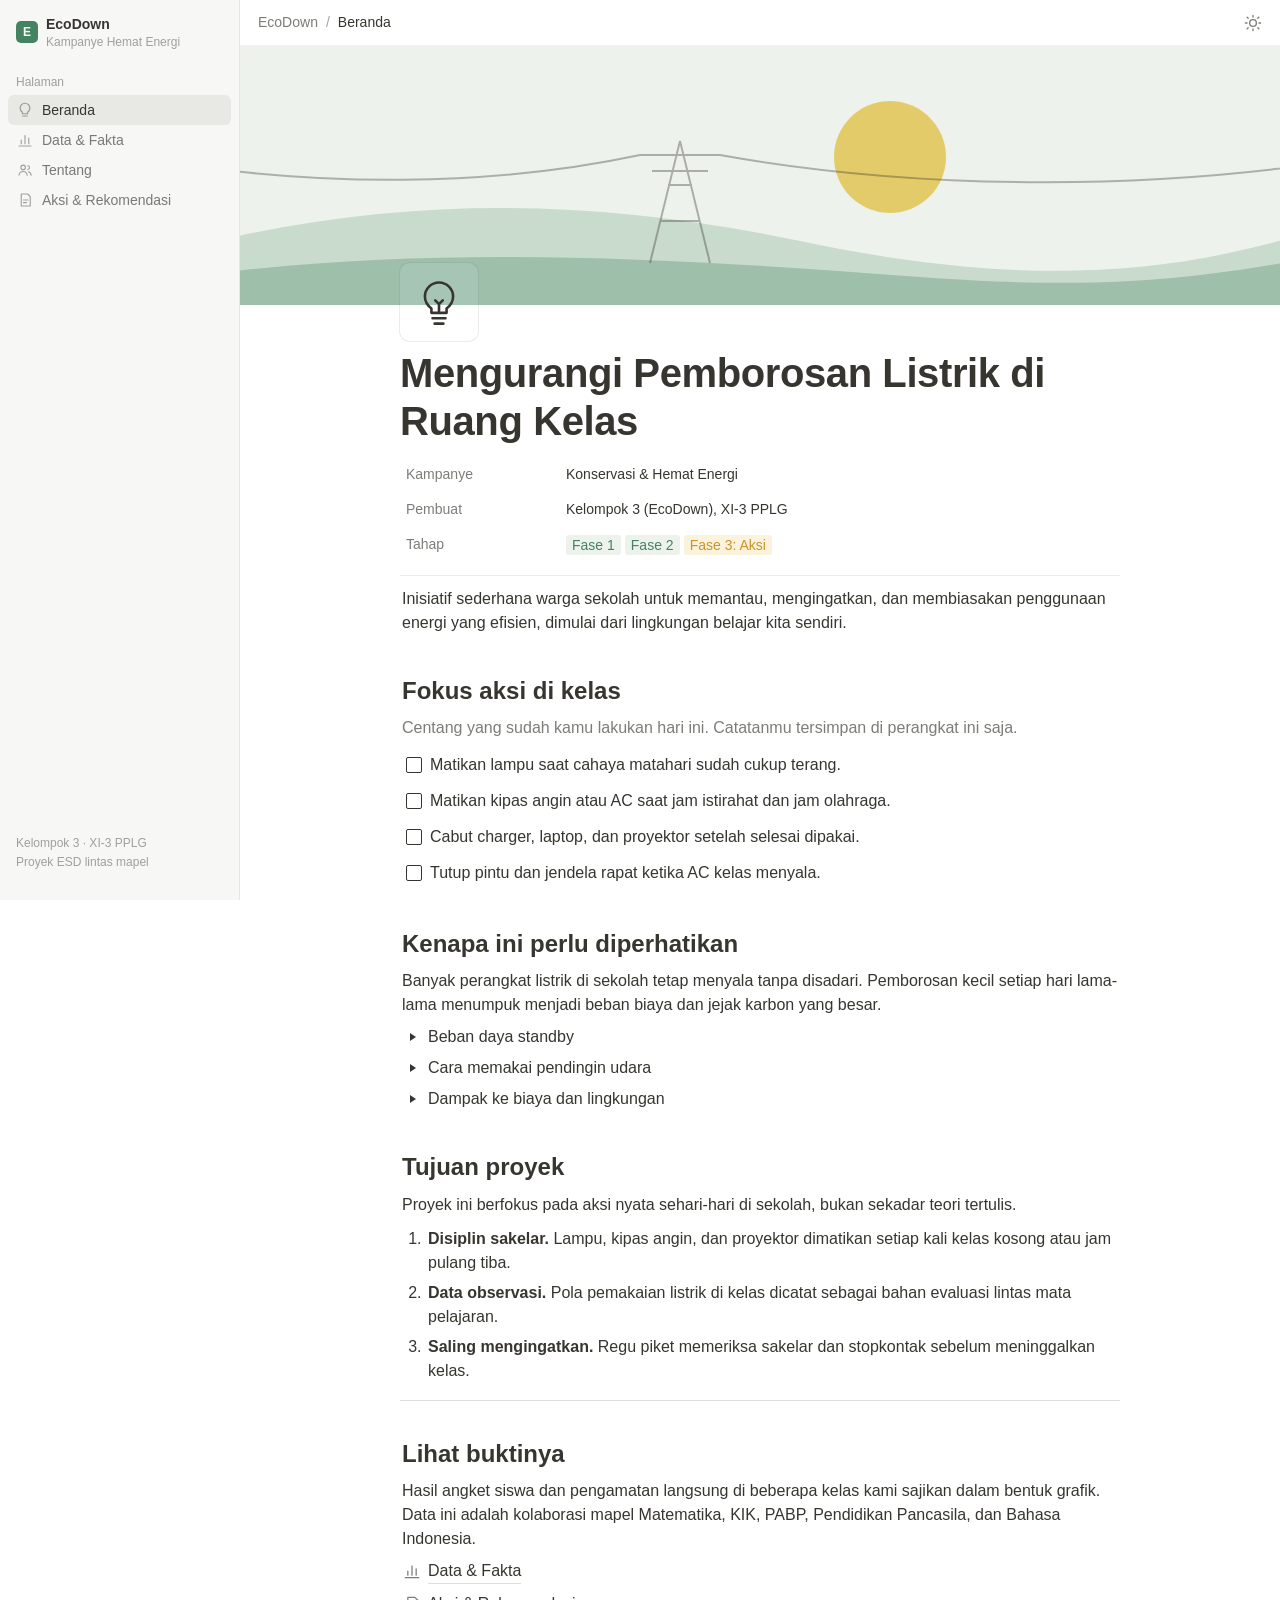
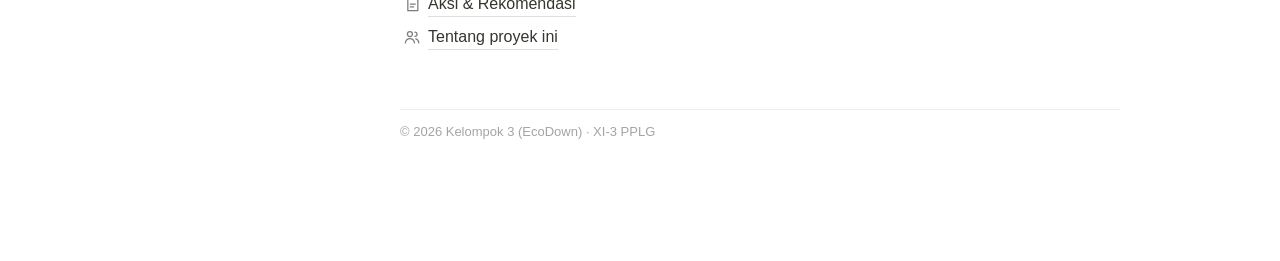
<file: index.html>
<!DOCTYPE html>
<html lang="id">
<head>
  <meta charset="UTF-8">
  <meta name="viewport" content="width=device-width, initial-scale=1.0">
  <title>EcoDown · Kampanye Hemat Energi</title>
  <meta name="description" content="Media kampanye hemat energi Kelompok 3 XI-3 PPLG: kurangi pemborosan listrik di ruang kelas.">
  <link rel="stylesheet" href="css/style.css">
  <script>
    (function () {
      var t = null;
      try { t = localStorage.getItem("theme"); } catch (e) {}
      if (!t) t = window.matchMedia && matchMedia("(prefers-color-scheme: dark)").matches ? "dark" : "light";
      document.documentElement.setAttribute("data-theme", t);
    })();
  </script>
</head>
<body>
  <a class="skip-link" href="#konten">Lompat ke isi</a>

  <div class="app">
    <aside class="sidebar" id="sidebar" aria-label="Navigasi halaman">
      <a class="workspace" href="index.html">
        <span class="workspace-mark" aria-hidden="true">E</span>
        <span>EcoDown<span class="workspace-sub">Kampanye Hemat Energi</span></span>
      </a>

      <nav class="sidebar-group">
        <p class="sidebar-heading">Halaman</p>
        <a class="sidebar-link" href="index.html" aria-current="page">
          <svg viewBox="0 0 48 48" fill="none" stroke="currentColor" stroke-width="3" stroke-linecap="round" stroke-linejoin="round" aria-hidden="true"><path d="M17 30c-3.5-2.6-6-6.6-6-11a13 13 0 0 1 26 0c0 4.4-2.5 8.4-6 11v4H17z"/><path d="M18 40h12"/></svg>
          Beranda
        </a>
        <a class="sidebar-link" href="data.html">
          <svg viewBox="0 0 48 48" fill="none" stroke="currentColor" stroke-width="3" stroke-linecap="round" stroke-linejoin="round" aria-hidden="true"><path d="M8 40h32"/><path d="M14 34V24M24 34V12M34 34V19"/></svg>
          Data &amp; Fakta
        </a>
        <a class="sidebar-link" href="tentang.html">
          <svg viewBox="0 0 48 48" fill="none" stroke="currentColor" stroke-width="3" stroke-linecap="round" stroke-linejoin="round" aria-hidden="true"><circle cx="19" cy="17" r="6"/><path d="M8 38c1-6.5 5.5-10 11-10s10 3.5 11 10"/><path d="M31 12.5a5 5 0 0 1 0 10M33 28.5c4 .8 6.6 4 7.4 9.5"/></svg>
          Tentang
        </a>
        <a class="sidebar-link" href="aksi.html">
          <svg viewBox="0 0 48 48" fill="none" stroke="currentColor" stroke-width="3" stroke-linecap="round" stroke-linejoin="round" aria-hidden="true"><path d="M14 8h17l7 7v25H14z"/><path d="M20 24h12M20 31h8"/></svg>
          Aksi &amp; Rekomendasi
        </a>
      </nav>

      <p class="sidebar-foot">Kelompok 3 · XI-3 PPLG<br>Proyek ESD lintas mapel</p>
    </aside>
    <div class="scrim" id="scrim"></div>

    <div class="main">
      <header class="topbar">
        <button class="icon-btn menu-btn" id="menu-btn" type="button" aria-label="Buka navigasi" aria-controls="sidebar" aria-expanded="false">
          <svg width="18" height="18" viewBox="0 0 20 20" fill="none" stroke="currentColor" stroke-width="1.6" stroke-linecap="round" aria-hidden="true"><path d="M3 5.5h14M3 10h14M3 14.5h14"/></svg>
        </button>
        <nav class="breadcrumb" aria-label="Lokasi">
          <a href="index.html">EcoDown</a>
          <span class="sep" aria-hidden="true">/</span>
          <span aria-current="page">Beranda</span>
        </nav>
        <div class="topbar-actions">
          <button class="icon-btn theme-btn" id="theme-btn" type="button" aria-label="Ganti mode terang/gelap">
            <svg class="sun" width="18" height="18" viewBox="0 0 24 24" fill="none" stroke="currentColor" stroke-width="1.8" stroke-linecap="round" aria-hidden="true"><circle cx="12" cy="12" r="4.5"/><path d="M12 2v2M12 20v2M4.2 4.2l1.4 1.4M18.4 18.4l1.4 1.4M2 12h2M20 12h2M4.2 19.8l1.4-1.4M18.4 5.6l1.4-1.4"/></svg>
            <svg class="moon" width="17" height="17" viewBox="0 0 24 24" fill="none" stroke="currentColor" stroke-width="1.8" stroke-linejoin="round" aria-hidden="true"><path d="M21 12.8A9 9 0 1 1 11.2 3a7 7 0 0 0 9.8 9.8z"/></svg>
          </button>
        </div>
      </header>

      <main id="konten" class="has-cover">
        <div class="cover" aria-hidden="true">
          <svg viewBox="0 0 1200 260" preserveAspectRatio="xMidYMid slice">
            <circle cx="730" cy="112" r="56" style="fill: var(--chart-yellow); opacity: .55"/>
            <path d="M0 210 C 220 150, 420 150, 640 196 S 1020 236, 1200 170 V 260 H 0 Z" style="fill: var(--green); opacity: .22"/>
            <path d="M0 236 C 260 196, 520 214, 760 232 S 1080 222, 1200 206 V 260 H 0 Z" style="fill: var(--green); opacity: .32"/>
            <g style="stroke: var(--text-2)" stroke-width="2" fill="none" opacity=".55">
              <path d="M490 218 L 520 96 L 550 218 M 500 176 H 540 M 508 140 H 532 M 480 110 H 560 M 492 126 H 548"/>
              <path d="M 480 110 C 330 142, 160 142, 0 116 M 560 110 C 760 146, 1000 146, 1200 112"/>
            </g>
          </svg>
        </div>

        <article class="page">
          <div class="page-head">
            <div class="page-icon" aria-hidden="true">
              <svg viewBox="0 0 48 48" fill="none" stroke="currentColor" stroke-width="2.4" stroke-linecap="round" stroke-linejoin="round"><path d="M17 30c-3.5-2.6-6-6.6-6-11a13 13 0 0 1 26 0c0 4.4-2.5 8.4-6 11v4H17z"/><path d="M18 39h12M20 44h8"/><path d="M24 34v-8M20.5 22.5 24 26l3.5-3.5"/></svg>
            </div>
            <h1 class="page-title">Mengurangi Pemborosan Listrik di Ruang Kelas</h1>

            <dl class="props">
              <div class="prop"><dt>Kampanye</dt><dd>Konservasi &amp; Hemat Energi</dd></div>
              <div class="prop"><dt>Pembuat</dt><dd>Kelompok 3 (EcoDown), XI-3 PPLG</dd></div>
              <div class="prop"><dt>Tahap</dt><dd><span class="tag tag-green">Fase 1</span><span class="tag tag-green">Fase 2</span><span class="tag tag-yellow">Fase 3: Aksi</span></dd></div>
            </dl>
          </div>

          <div class="content">
            <p>Inisiatif sederhana warga sekolah untuk memantau, mengingatkan, dan membiasakan penggunaan energi yang efisien, dimulai dari lingkungan belajar kita sendiri.</p>

            <h2 id="fokus">Fokus aksi di kelas</h2>
            <p class="muted">Centang yang sudah kamu lakukan hari ini. Catatanmu tersimpan di perangkat ini saja.</p>
            <ul class="todo-list" id="todo-list">
              <li><label class="todo"><input type="checkbox" data-todo="lampu"><span>Matikan lampu saat cahaya matahari sudah cukup terang.</span></label></li>
              <li><label class="todo"><input type="checkbox" data-todo="kipas"><span>Matikan kipas angin atau AC saat jam istirahat dan jam olahraga.</span></label></li>
              <li><label class="todo"><input type="checkbox" data-todo="colokan"><span>Cabut charger, laptop, dan proyektor setelah selesai dipakai.</span></label></li>
              <li><label class="todo"><input type="checkbox" data-todo="pintu"><span>Tutup pintu dan jendela rapat ketika AC kelas menyala.</span></label></li>
            </ul>

            <h2>Kenapa ini perlu diperhatikan</h2>
            <p>Banyak perangkat listrik di sekolah tetap menyala tanpa disadari. Pemborosan kecil setiap hari lama-lama menumpuk menjadi beban biaya dan jejak karbon yang besar.</p>

            <details class="toggle">
              <summary>Beban daya standby</summary>
              <div class="toggle-body"><p>Adaptor, kabel sambung, dan monitor yang tetap tercolok ke stopkontak masih menyedot arus listrik walaupun perangkatnya sedang mati.</p></div>
            </details>
            <details class="toggle">
              <summary>Cara memakai pendingin udara</summary>
              <div class="toggle-body"><p>AC yang dinyalakan dengan pintu terbuka, atau disetel terlalu dingin, membuat kompresor bekerja lebih berat sehingga listriknya lebih boros.</p></div>
            </details>
            <details class="toggle">
              <summary>Dampak ke biaya dan lingkungan</summary>
              <div class="toggle-body"><p>Sebagian besar pembangkit listrik di Indonesia masih memakai bahan bakar fosil. Setiap kWh yang dihemat di sekolah ikut menekan emisi dari pembangkit.</p></div>
            </details>

            <h2>Tujuan proyek</h2>
            <p>Proyek ini berfokus pada aksi nyata sehari-hari di sekolah, bukan sekadar teori tertulis.</p>
            <ol>
              <li><strong>Disiplin sakelar.</strong> Lampu, kipas angin, dan proyektor dimatikan setiap kali kelas kosong atau jam pulang tiba.</li>
              <li><strong>Data observasi.</strong> Pola pemakaian listrik di kelas dicatat sebagai bahan evaluasi lintas mata pelajaran.</li>
              <li><strong>Saling mengingatkan.</strong> Regu piket memeriksa sakelar dan stopkontak sebelum meninggalkan kelas.</li>
            </ol>

            <hr class="divider">

            <h2>Lihat buktinya</h2>
            <p>Hasil angket siswa dan pengamatan langsung di beberapa kelas kami sajikan dalam bentuk grafik. Data ini adalah kolaborasi mapel Matematika, KIK, PABP, Pendidikan Pancasila, dan Bahasa Indonesia.</p>
            <a class="page-link" href="data.html">
              <svg viewBox="0 0 48 48" fill="none" stroke="currentColor" stroke-width="3" stroke-linecap="round" stroke-linejoin="round" aria-hidden="true"><path d="M8 40h32"/><path d="M14 34V24M24 34V12M34 34V19"/></svg>
              <span>Data &amp; Fakta</span>
            </a>
            <a class="page-link" href="aksi.html">
              <svg viewBox="0 0 48 48" fill="none" stroke="currentColor" stroke-width="3" stroke-linecap="round" stroke-linejoin="round" aria-hidden="true"><path d="M14 8h17l7 7v25H14z"/><path d="M20 24h12M20 31h8"/></svg>
              <span>Aksi &amp; Rekomendasi</span>
            </a>
            <a class="page-link" href="tentang.html">
              <svg viewBox="0 0 48 48" fill="none" stroke="currentColor" stroke-width="3" stroke-linecap="round" stroke-linejoin="round" aria-hidden="true"><circle cx="19" cy="17" r="6"/><path d="M8 38c1-6.5 5.5-10 11-10s10 3.5 11 10"/><path d="M31 12.5a5 5 0 0 1 0 10M33 28.5c4 .8 6.6 4 7.4 9.5"/></svg>
              <span>Tentang proyek ini</span>
            </a>
          </div>

          <footer class="page-foot">&copy; 2026 Kelompok 3 (EcoDown) · XI-3 PPLG</footer>
        </article>
      </main>
    </div>
  </div>

  <script src="js/main.js"></script>
</body>
</html>
</file>
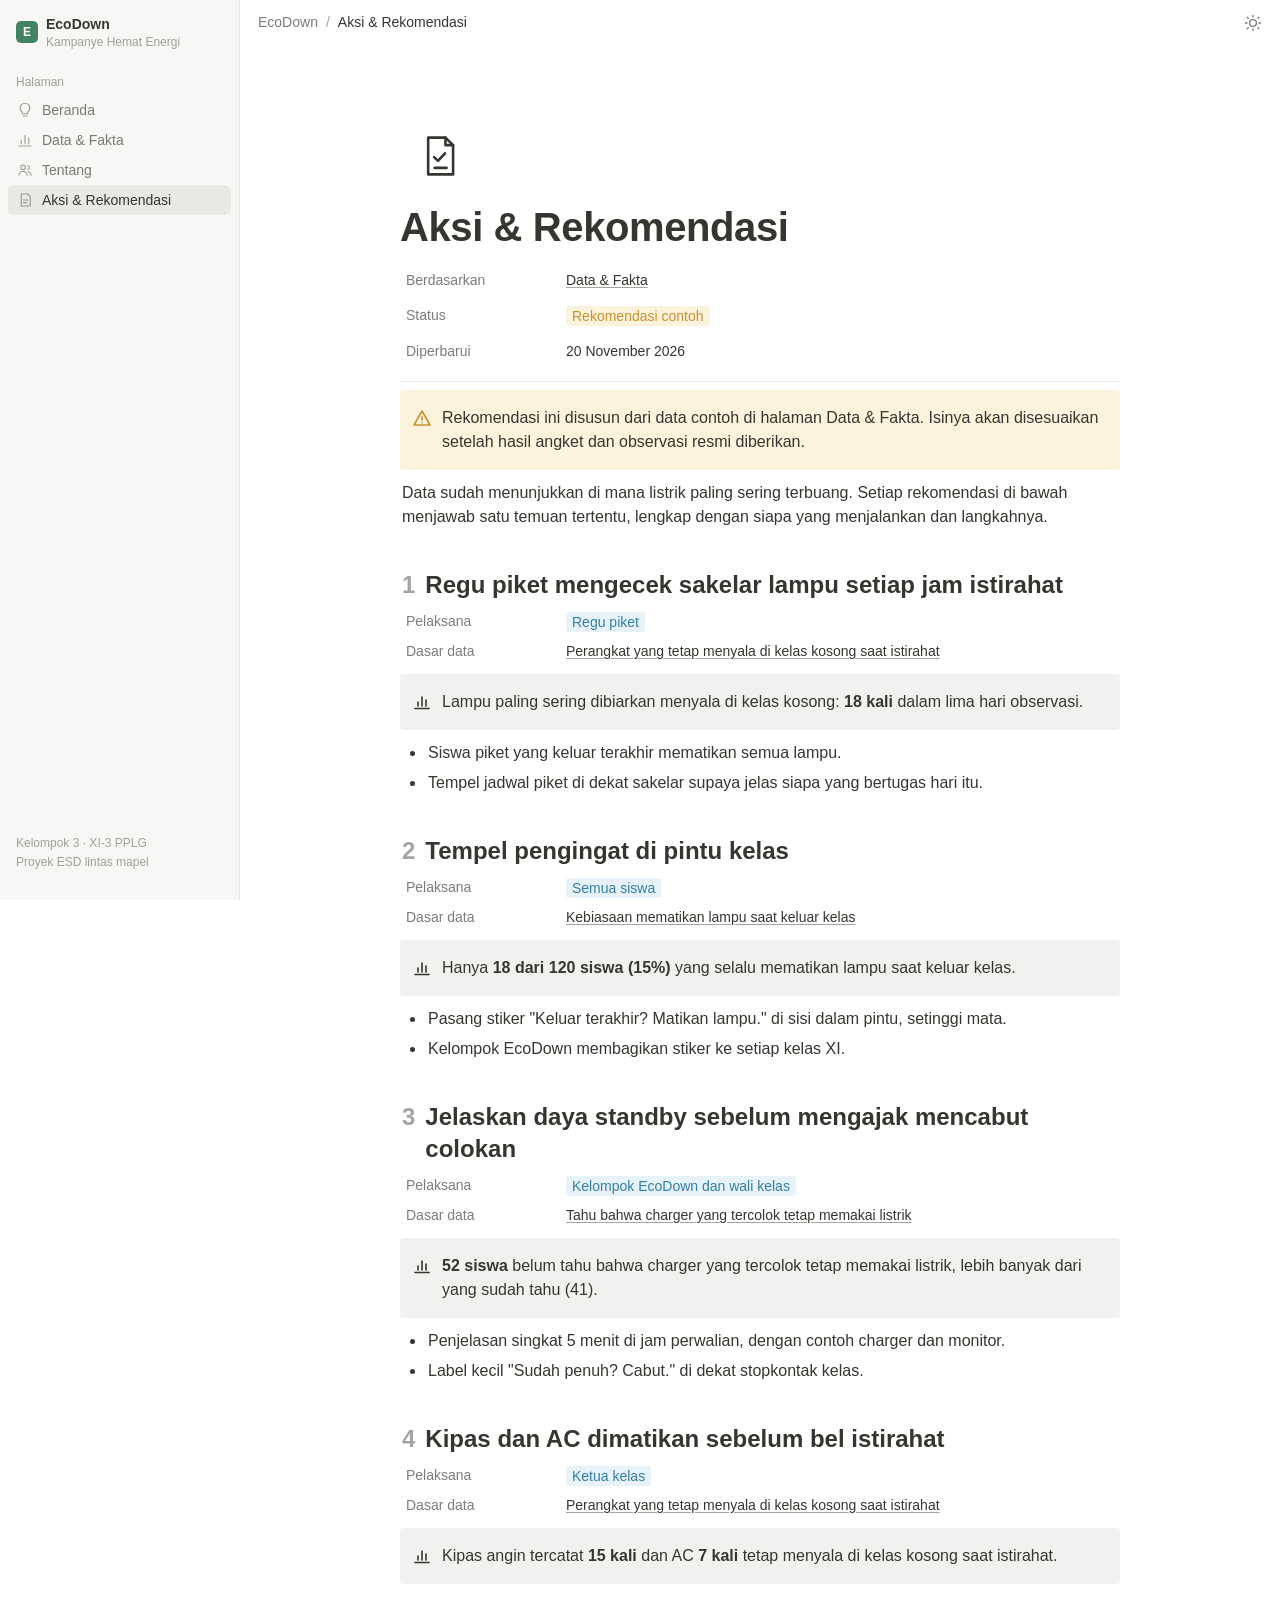
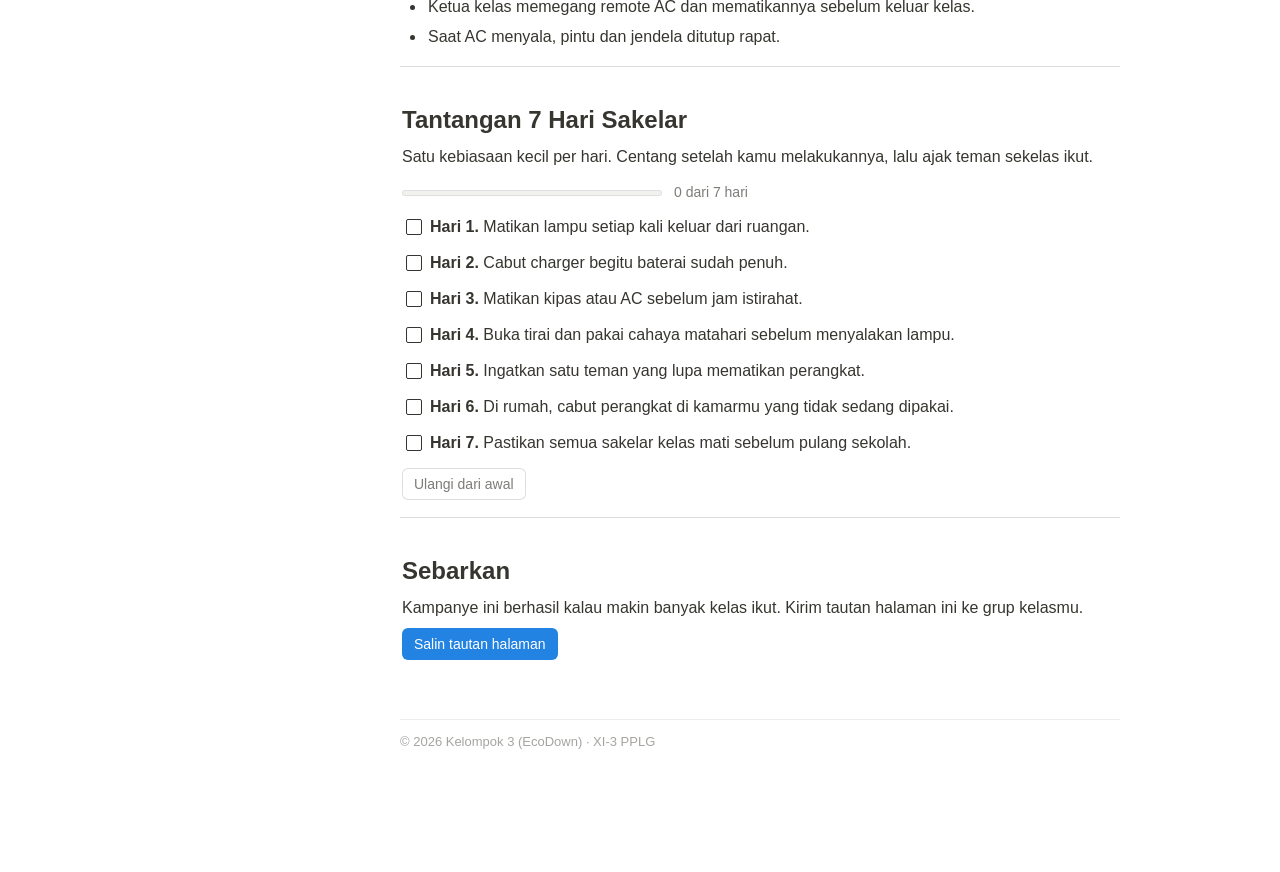
<file: aksi.html>
<!DOCTYPE html>
<html lang="id">
<head>
  <meta charset="UTF-8">
  <meta name="viewport" content="width=device-width, initial-scale=1.0">
  <title>Aksi &amp; Rekomendasi · EcoDown</title>
  <meta name="description" content="Rekomendasi hemat energi berdasarkan data angket dan observasi kelas, plus tantangan 7 hari dari EcoDown.">
  <link rel="stylesheet" href="css/style.css">
  <script>
    (function () {
      var t = null;
      try { t = localStorage.getItem("theme"); } catch (e) {}
      if (!t) t = window.matchMedia && matchMedia("(prefers-color-scheme: dark)").matches ? "dark" : "light";
      document.documentElement.setAttribute("data-theme", t);
    })();
  </script>
</head>
<body>
  <a class="skip-link" href="#konten">Lompat ke isi</a>

  <div class="app">
    <aside class="sidebar" id="sidebar" aria-label="Navigasi halaman">
      <a class="workspace" href="index.html">
        <span class="workspace-mark" aria-hidden="true">E</span>
        <span>EcoDown<span class="workspace-sub">Kampanye Hemat Energi</span></span>
      </a>

      <nav class="sidebar-group">
        <p class="sidebar-heading">Halaman</p>
        <a class="sidebar-link" href="index.html">
          <svg viewBox="0 0 48 48" fill="none" stroke="currentColor" stroke-width="3" stroke-linecap="round" stroke-linejoin="round" aria-hidden="true"><path d="M17 30c-3.5-2.6-6-6.6-6-11a13 13 0 0 1 26 0c0 4.4-2.5 8.4-6 11v4H17z"/><path d="M18 40h12"/></svg>
          Beranda
        </a>
        <a class="sidebar-link" href="data.html">
          <svg viewBox="0 0 48 48" fill="none" stroke="currentColor" stroke-width="3" stroke-linecap="round" stroke-linejoin="round" aria-hidden="true"><path d="M8 40h32"/><path d="M14 34V24M24 34V12M34 34V19"/></svg>
          Data &amp; Fakta
        </a>
        <a class="sidebar-link" href="tentang.html">
          <svg viewBox="0 0 48 48" fill="none" stroke="currentColor" stroke-width="3" stroke-linecap="round" stroke-linejoin="round" aria-hidden="true"><circle cx="19" cy="17" r="6"/><path d="M8 38c1-6.5 5.5-10 11-10s10 3.5 11 10"/><path d="M31 12.5a5 5 0 0 1 0 10M33 28.5c4 .8 6.6 4 7.4 9.5"/></svg>
          Tentang
        </a>
        <a class="sidebar-link" href="aksi.html" aria-current="page">
          <svg viewBox="0 0 48 48" fill="none" stroke="currentColor" stroke-width="3" stroke-linecap="round" stroke-linejoin="round" aria-hidden="true"><path d="M14 8h17l7 7v25H14z"/><path d="M20 24h12M20 31h8"/></svg>
          Aksi &amp; Rekomendasi
        </a>
      </nav>

      <p class="sidebar-foot">Kelompok 3 · XI-3 PPLG<br>Proyek ESD lintas mapel</p>
    </aside>
    <div class="scrim" id="scrim"></div>

    <div class="main">
      <header class="topbar">
        <button class="icon-btn menu-btn" id="menu-btn" type="button" aria-label="Buka navigasi" aria-controls="sidebar" aria-expanded="false">
          <svg width="18" height="18" viewBox="0 0 20 20" fill="none" stroke="currentColor" stroke-width="1.6" stroke-linecap="round" aria-hidden="true"><path d="M3 5.5h14M3 10h14M3 14.5h14"/></svg>
        </button>
        <nav class="breadcrumb" aria-label="Lokasi">
          <a href="index.html">EcoDown</a>
          <span class="sep" aria-hidden="true">/</span>
          <span aria-current="page">Aksi &amp; Rekomendasi</span>
        </nav>
        <div class="topbar-actions">
          <button class="icon-btn theme-btn" id="theme-btn" type="button" aria-label="Ganti mode terang/gelap">
            <svg class="sun" width="18" height="18" viewBox="0 0 24 24" fill="none" stroke="currentColor" stroke-width="1.8" stroke-linecap="round" aria-hidden="true"><circle cx="12" cy="12" r="4.5"/><path d="M12 2v2M12 20v2M4.2 4.2l1.4 1.4M18.4 18.4l1.4 1.4M2 12h2M20 12h2M4.2 19.8l1.4-1.4M18.4 5.6l1.4-1.4"/></svg>
            <svg class="moon" width="17" height="17" viewBox="0 0 24 24" fill="none" stroke="currentColor" stroke-width="1.8" stroke-linejoin="round" aria-hidden="true"><path d="M21 12.8A9 9 0 1 1 11.2 3a7 7 0 0 0 9.8 9.8z"/></svg>
          </button>
        </div>
      </header>

      <main id="konten">
        <article class="page">
          <div class="page-head">
            <div class="page-icon" aria-hidden="true">
              <svg viewBox="0 0 48 48" fill="none" stroke="currentColor" stroke-width="2.4" stroke-linecap="round" stroke-linejoin="round"><path d="M14 7h16l7 7v27H14z"/><path d="M30 7v7h7"/><path d="M19.5 25l3.5 3.5 6.5-7M20 35h11"/></svg>
            </div>
            <h1 class="page-title">Aksi &amp; Rekomendasi</h1>

            <dl class="props">
              <div class="prop"><dt>Berdasarkan</dt><dd><a class="prop-link" href="data.html">Data &amp; Fakta</a></dd></div>
              <div class="prop"><dt>Status</dt><dd id="prop-status"><span class="tag">Memuat</span></dd></div>
              <div class="prop"><dt>Diperbarui</dt><dd id="prop-updated">-</dd></div>
            </dl>
          </div>

          <div class="content">
            <div class="callout callout-yellow" id="data-notice" hidden>
              <svg viewBox="0 0 20 20" fill="none" stroke="currentColor" stroke-width="1.6" aria-hidden="true"><path d="M10 3 18 17H2z" stroke-linejoin="round"/><path d="M10 8.5v3.5M10 14.6v.1" stroke-linecap="round"/></svg>
              <p id="data-notice-text"></p>
            </div>

            <p>Data sudah menunjukkan di mana listrik paling sering terbuang. Setiap rekomendasi di bawah menjawab satu temuan tertentu, lengkap dengan siapa yang menjalankan dan langkahnya.</p>

            <div id="rekomendasi"><p class="loading">Memuat rekomendasi...</p></div>

            <hr class="divider">

            <div id="tantangan"></div>

            <hr class="divider">

            <h2>Sebarkan</h2>
            <p>Kampanye ini berhasil kalau makin banyak kelas ikut. Kirim tautan halaman ini ke grup kelasmu.</p>
            <p><button class="btn" id="share-btn" type="button">Salin tautan halaman</button> <span class="muted" id="share-status" role="status"></span></p>
          </div>

          <footer class="page-foot">&copy; 2026 Kelompok 3 (EcoDown) · XI-3 PPLG</footer>
        </article>
      </main>
    </div>
  </div>

  <script src="js/main.js"></script>
  <script src="js/aksi.js"></script>
</body>
</html>
</file>
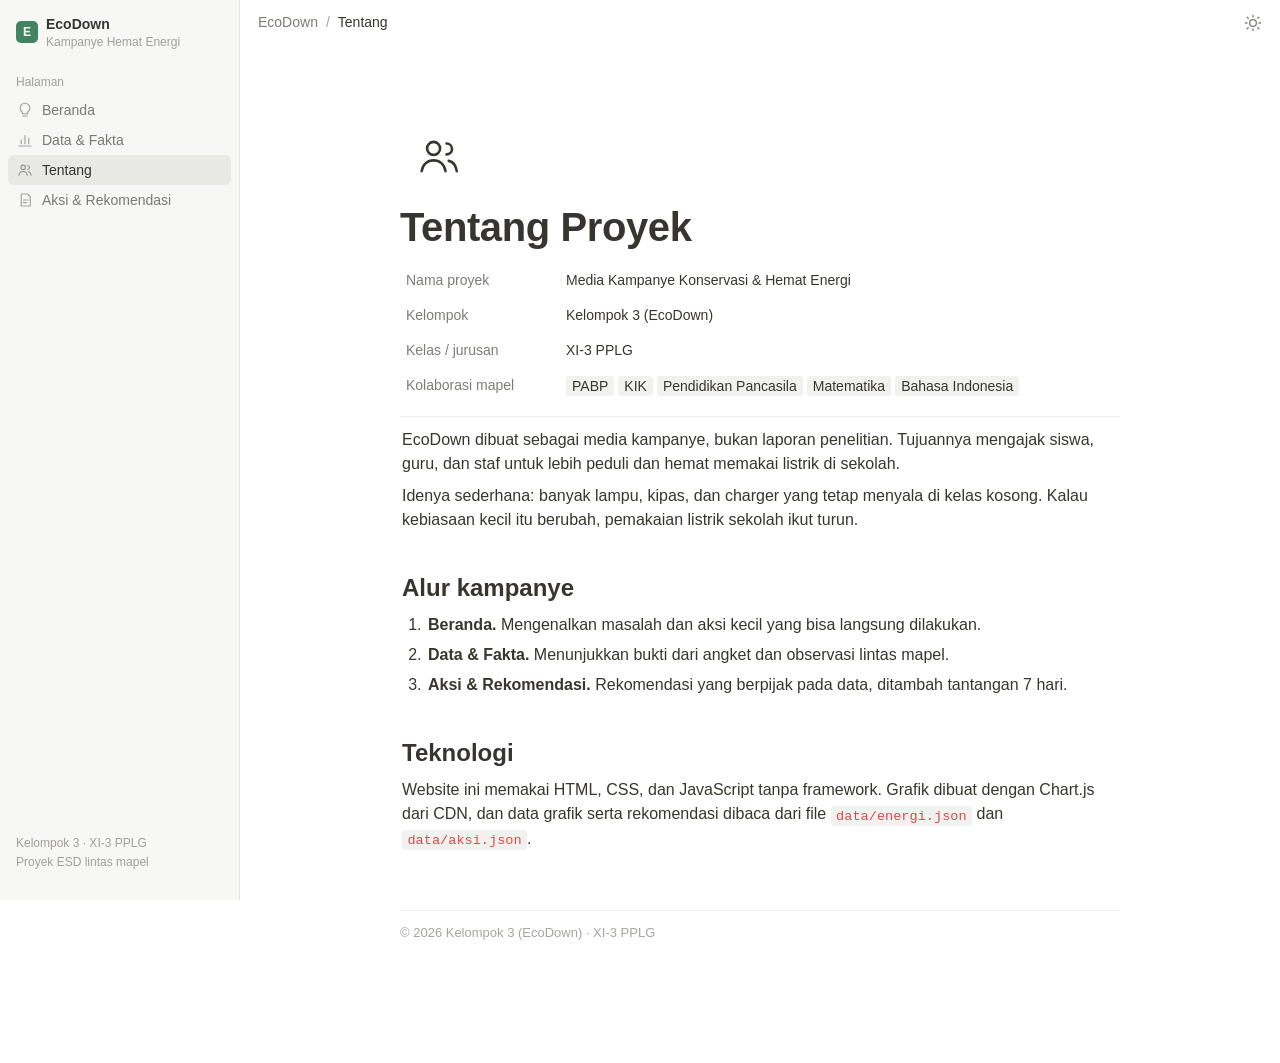
<file: tentang.html>
<!DOCTYPE html>
<html lang="id">
<head>
  <meta charset="UTF-8">
  <meta name="viewport" content="width=device-width, initial-scale=1.0">
  <title>Tentang · EcoDown</title>
  <meta name="description" content="Tentang proyek kampanye hemat energi EcoDown, Kelompok 3 XI-3 PPLG.">
  <link rel="stylesheet" href="css/style.css">
  <script>
    (function () {
      var t = null;
      try { t = localStorage.getItem("theme"); } catch (e) {}
      if (!t) t = window.matchMedia && matchMedia("(prefers-color-scheme: dark)").matches ? "dark" : "light";
      document.documentElement.setAttribute("data-theme", t);
    })();
  </script>
</head>
<body>
  <a class="skip-link" href="#konten">Lompat ke isi</a>

  <div class="app">
    <aside class="sidebar" id="sidebar" aria-label="Navigasi halaman">
      <a class="workspace" href="index.html">
        <span class="workspace-mark" aria-hidden="true">E</span>
        <span>EcoDown<span class="workspace-sub">Kampanye Hemat Energi</span></span>
      </a>

      <nav class="sidebar-group">
        <p class="sidebar-heading">Halaman</p>
        <a class="sidebar-link" href="index.html">
          <svg viewBox="0 0 48 48" fill="none" stroke="currentColor" stroke-width="3" stroke-linecap="round" stroke-linejoin="round" aria-hidden="true"><path d="M17 30c-3.5-2.6-6-6.6-6-11a13 13 0 0 1 26 0c0 4.4-2.5 8.4-6 11v4H17z"/><path d="M18 40h12"/></svg>
          Beranda
        </a>
        <a class="sidebar-link" href="data.html">
          <svg viewBox="0 0 48 48" fill="none" stroke="currentColor" stroke-width="3" stroke-linecap="round" stroke-linejoin="round" aria-hidden="true"><path d="M8 40h32"/><path d="M14 34V24M24 34V12M34 34V19"/></svg>
          Data &amp; Fakta
        </a>
        <a class="sidebar-link" href="tentang.html" aria-current="page">
          <svg viewBox="0 0 48 48" fill="none" stroke="currentColor" stroke-width="3" stroke-linecap="round" stroke-linejoin="round" aria-hidden="true"><circle cx="19" cy="17" r="6"/><path d="M8 38c1-6.5 5.5-10 11-10s10 3.5 11 10"/><path d="M31 12.5a5 5 0 0 1 0 10M33 28.5c4 .8 6.6 4 7.4 9.5"/></svg>
          Tentang
        </a>
        <a class="sidebar-link" href="aksi.html">
          <svg viewBox="0 0 48 48" fill="none" stroke="currentColor" stroke-width="3" stroke-linecap="round" stroke-linejoin="round" aria-hidden="true"><path d="M14 8h17l7 7v25H14z"/><path d="M20 24h12M20 31h8"/></svg>
          Aksi &amp; Rekomendasi
        </a>
      </nav>

      <p class="sidebar-foot">Kelompok 3 · XI-3 PPLG<br>Proyek ESD lintas mapel</p>
    </aside>
    <div class="scrim" id="scrim"></div>

    <div class="main">
      <header class="topbar">
        <button class="icon-btn menu-btn" id="menu-btn" type="button" aria-label="Buka navigasi" aria-controls="sidebar" aria-expanded="false">
          <svg width="18" height="18" viewBox="0 0 20 20" fill="none" stroke="currentColor" stroke-width="1.6" stroke-linecap="round" aria-hidden="true"><path d="M3 5.5h14M3 10h14M3 14.5h14"/></svg>
        </button>
        <nav class="breadcrumb" aria-label="Lokasi">
          <a href="index.html">EcoDown</a>
          <span class="sep" aria-hidden="true">/</span>
          <span aria-current="page">Tentang</span>
        </nav>
        <div class="topbar-actions">
          <button class="icon-btn theme-btn" id="theme-btn" type="button" aria-label="Ganti mode terang/gelap">
            <svg class="sun" width="18" height="18" viewBox="0 0 24 24" fill="none" stroke="currentColor" stroke-width="1.8" stroke-linecap="round" aria-hidden="true"><circle cx="12" cy="12" r="4.5"/><path d="M12 2v2M12 20v2M4.2 4.2l1.4 1.4M18.4 18.4l1.4 1.4M2 12h2M20 12h2M4.2 19.8l1.4-1.4M18.4 5.6l1.4-1.4"/></svg>
            <svg class="moon" width="17" height="17" viewBox="0 0 24 24" fill="none" stroke="currentColor" stroke-width="1.8" stroke-linejoin="round" aria-hidden="true"><path d="M21 12.8A9 9 0 1 1 11.2 3a7 7 0 0 0 9.8 9.8z"/></svg>
          </button>
        </div>
      </header>

      <main id="konten">
        <article class="page">
          <div class="page-head">
            <div class="page-icon" aria-hidden="true">
              <svg viewBox="0 0 48 48" fill="none" stroke="currentColor" stroke-width="2.4" stroke-linecap="round" stroke-linejoin="round"><circle cx="19" cy="17" r="6"/><path d="M8 38c1-6.5 5.5-10 11-10s10 3.5 11 10"/><path d="M31 12.5a5 5 0 0 1 0 10M33 28.5c4 .8 6.6 4 7.4 9.5"/></svg>
            </div>
            <h1 class="page-title">Tentang Proyek</h1>

            <dl class="props">
              <div class="prop"><dt>Nama proyek</dt><dd>Media Kampanye Konservasi &amp; Hemat Energi</dd></div>
              <div class="prop"><dt>Kelompok</dt><dd>Kelompok 3 (EcoDown)</dd></div>
              <div class="prop"><dt>Kelas / jurusan</dt><dd>XI-3 PPLG</dd></div>
              <div class="prop"><dt>Kolaborasi mapel</dt><dd><span class="tag">PABP</span><span class="tag">KIK</span><span class="tag">Pendidikan Pancasila</span><span class="tag">Matematika</span><span class="tag">Bahasa Indonesia</span></dd></div>
            </dl>
          </div>

          <div class="content">
            <p>EcoDown dibuat sebagai media kampanye, bukan laporan penelitian. Tujuannya mengajak siswa, guru, dan staf untuk lebih peduli dan hemat memakai listrik di sekolah.</p>
            <p>Idenya sederhana: banyak lampu, kipas, dan charger yang tetap menyala di kelas kosong. Kalau kebiasaan kecil itu berubah, pemakaian listrik sekolah ikut turun.</p>

            <h2>Alur kampanye</h2>
            <ol>
              <li><strong>Beranda.</strong> Mengenalkan masalah dan aksi kecil yang bisa langsung dilakukan.</li>
              <li><strong>Data &amp; Fakta.</strong> Menunjukkan bukti dari angket dan observasi lintas mapel.</li>
              <li><strong>Aksi &amp; Rekomendasi.</strong> Rekomendasi yang berpijak pada data, ditambah tantangan 7 hari.</li>
            </ol>

            <h2>Teknologi</h2>
            <p>Website ini memakai HTML, CSS, dan JavaScript tanpa framework. Grafik dibuat dengan Chart.js dari CDN, dan data grafik serta rekomendasi dibaca dari file <code>data/energi.json</code> dan <code>data/aksi.json</code>.</p>
          </div>

          <footer class="page-foot">&copy; 2026 Kelompok 3 (EcoDown) · XI-3 PPLG</footer>
        </article>
      </main>
    </div>
  </div>

  <script src="js/main.js"></script>
</body>
</html>
</file>
<file: css/style.css>
/* EcoDown: tampilan bergaya halaman Notion */

:root {
  --bg: #ffffff;
  --bg-sidebar: #f7f7f5;
  --bg-hover: rgba(55, 53, 47, 0.06);
  --bg-active: rgba(55, 53, 47, 0.08);
  --text: #37352f;
  --text-2: rgba(55, 53, 47, 0.65);
  --text-3: rgba(55, 53, 47, 0.45);
  --border: rgba(55, 53, 47, 0.09);
  --border-strong: rgba(55, 53, 47, 0.16);

  --gray-bg: #f1f1ef;
  --green-bg: #edf3ec;
  --green: #448361;
  --yellow-bg: #fbf3db;
  --yellow: #cb912f;
  --blue-bg: #e7f3f8;
  --blue: #337ea9;
  --red-bg: #fdebec;
  --red: #d44c47;
  --brown: #9f6b53;
  --accent: #2383e2;

  --chart-green: #448361;
  --chart-yellow: #dfab01;
  --chart-blue: #337ea9;
  --chart-gray: #9b9a97;
  --chart-red: #d44c47;

  --font: ui-sans-serif, -apple-system, BlinkMacSystemFont, "Segoe UI", Helvetica, "Apple Color Emoji", Arial, sans-serif;
  --font-mono: "SFMono-Regular", Menlo, Consolas, "Liberation Mono", monospace;
  --sidebar-w: 240px;
  --page-w: 720px;
  color-scheme: light;
}

:root[data-theme="dark"] {
  --bg: #191919;
  --bg-sidebar: #202020;
  --bg-hover: rgba(255, 255, 255, 0.055);
  --bg-active: rgba(255, 255, 255, 0.08);
  --text: rgba(255, 255, 255, 0.86);
  --text-2: rgba(255, 255, 255, 0.52);
  --text-3: rgba(255, 255, 255, 0.34);
  --border: rgba(255, 255, 255, 0.094);
  --border-strong: rgba(255, 255, 255, 0.16);

  --gray-bg: #252525;
  --green-bg: #242b26;
  --green: #5ea57d;
  --yellow-bg: #2e2a1f;
  --yellow: #d6a645;
  --blue-bg: #1f282d;
  --blue: #5a9ec9;
  --red-bg: #332524;
  --red: #e0726d;
  --brown: #b88a73;
  --accent: #4ba3f2;

  --chart-green: #5ea57d;
  --chart-yellow: #d6a645;
  --chart-blue: #5a9ec9;
  --chart-gray: #7f7f7f;
  --chart-red: #e0726d;
  color-scheme: dark;
}

*,
*::before,
*::after {
  box-sizing: border-box;
}

html {
  -webkit-text-size-adjust: 100%;
}

[hidden] {
  display: none !important;
}

body {
  margin: 0;
  background: var(--bg);
  color: var(--text);
  font-family: var(--font);
  font-size: 16px;
  line-height: 1.5;
  -webkit-font-smoothing: antialiased;
}

a {
  color: inherit;
}

button {
  font: inherit;
  color: inherit;
}

svg {
  flex-shrink: 0;
}

:focus-visible {
  outline: 2px solid var(--accent);
  outline-offset: 2px;
  border-radius: 4px;
}

.skip-link {
  position: absolute;
  left: 12px;
  top: -40px;
  padding: 6px 10px;
  background: var(--text);
  color: var(--bg);
  border-radius: 4px;
  z-index: 100;
  text-decoration: none;
  font-size: 14px;
}

.skip-link:focus {
  top: 12px;
}

/* ---------- Kerangka: sidebar + halaman ---------- */

.app {
  display: flex;
  min-height: 100vh;
}

.sidebar {
  position: sticky;
  top: 0;
  width: var(--sidebar-w);
  height: 100vh;
  flex-shrink: 0;
  display: flex;
  flex-direction: column;
  background: var(--bg-sidebar);
  border-right: 1px solid var(--border);
  font-size: 14px;
  color: var(--text-2);
  overflow-y: auto;
}

.workspace {
  display: flex;
  align-items: center;
  gap: 8px;
  margin: 8px 8px 4px;
  padding: 6px 8px;
  border-radius: 6px;
  text-decoration: none;
  color: var(--text);
  font-weight: 600;
}

.workspace:hover {
  background: var(--bg-hover);
}

.workspace-mark {
  display: grid;
  place-items: center;
  width: 22px;
  height: 22px;
  border-radius: 5px;
  background: var(--green);
  color: #fff;
  font-size: 12px;
  font-weight: 700;
}

.workspace-sub {
  display: block;
  font-size: 12px;
  font-weight: 400;
  color: var(--text-3);
  line-height: 1.2;
}

.sidebar-group {
  padding: 10px 8px 0;
}

.sidebar-heading {
  margin: 0;
  padding: 4px 8px;
  font-size: 12px;
  font-weight: 500;
  color: var(--text-3);
}

.sidebar-link {
  display: flex;
  align-items: center;
  gap: 8px;
  min-height: 30px;
  padding: 4px 8px;
  border-radius: 6px;
  text-decoration: none;
  color: var(--text-2);
}

.sidebar-link:hover {
  background: var(--bg-hover);
}

.sidebar-link[aria-current="page"] {
  background: var(--bg-active);
  color: var(--text);
  font-weight: 500;
}

.sidebar-link svg {
  width: 18px;
  height: 18px;
  color: var(--text-3);
}

.sidebar-link.is-disabled {
  cursor: default;
  color: var(--text-3);
}

.sidebar-link.is-disabled:hover {
  background: none;
}

.sidebar-link .hint {
  margin-left: auto;
  font-size: 12px;
  color: var(--text-3);
}

.sidebar-foot {
  margin-top: auto;
  padding: 12px 16px 16px;
  font-size: 12px;
  color: var(--text-3);
  line-height: 1.6;
}

.main {
  flex: 1;
  min-width: 0;
  display: flex;
  flex-direction: column;
}

.topbar {
  position: sticky;
  top: 0;
  z-index: 20;
  display: flex;
  align-items: center;
  gap: 6px;
  height: 45px;
  padding: 0 12px;
  background: var(--bg);
  font-size: 14px;
}

.breadcrumb {
  display: flex;
  align-items: center;
  gap: 2px;
  min-width: 0;
  color: var(--text-2);
}

.breadcrumb a,
.breadcrumb span {
  padding: 2px 6px;
  border-radius: 4px;
  text-decoration: none;
  white-space: nowrap;
}

.breadcrumb a:hover {
  background: var(--bg-hover);
}

.breadcrumb .sep {
  padding: 0;
  color: var(--text-3);
}

.breadcrumb [aria-current="page"] {
  color: var(--text);
  overflow: hidden;
  text-overflow: ellipsis;
}

.topbar-actions {
  margin-left: auto;
  display: flex;
  align-items: center;
  gap: 2px;
}

.icon-btn {
  display: inline-grid;
  place-items: center;
  width: 30px;
  height: 30px;
  padding: 0;
  border: 0;
  border-radius: 6px;
  background: none;
  color: var(--text-2);
  cursor: pointer;
}

.icon-btn:hover {
  background: var(--bg-hover);
  color: var(--text);
}

.menu-btn {
  display: none;
}

.theme-btn .moon,
:root[data-theme="dark"] .theme-btn .sun {
  display: none;
}

:root[data-theme="dark"] .theme-btn .moon {
  display: block;
}

.scrim {
  display: none;
}

/* ---------- Halaman ---------- */

.cover {
  height: 30vh;
  max-height: 260px;
  min-height: 150px;
  background: var(--green-bg);
  overflow: hidden;
}

.cover svg {
  display: block;
  width: 100%;
  height: 100%;
}

.page {
  width: 100%;
  max-width: calc(var(--page-w) + 96px * 2);
  margin: 0 auto;
  padding: 0 96px 120px;
}

.page-head {
  padding-top: 72px;
}

.has-cover .page-head {
  padding-top: 0;
}

.page-icon {
  display: grid;
  place-items: center;
  width: 78px;
  height: 78px;
  margin-bottom: 8px;
  border-radius: 10px;
  color: var(--text);
}

.has-cover .page-icon {
  margin-top: -42px;
  background: var(--bg);
  box-shadow: 0 0 0 1px var(--border);
}

.page-icon svg {
  width: 52px;
  height: 52px;
}

.page-title {
  margin: 0 0 8px;
  font-size: 40px;
  font-weight: 700;
  line-height: 1.2;
  letter-spacing: -0.01em;
}

/* Properti di bawah judul, seperti properti halaman Notion */
.props {
  margin: 12px 0 8px;
  padding-bottom: 12px;
  border-bottom: 1px solid var(--border);
  font-size: 14px;
}

.prop {
  display: flex;
  align-items: flex-start;
  min-height: 34px;
  padding: 3px 0;
}

.prop dt {
  display: flex;
  align-items: center;
  gap: 6px;
  width: 160px;
  flex-shrink: 0;
  padding: 4px 6px;
  color: var(--text-2);
}

.prop dt svg {
  width: 16px;
  height: 16px;
  color: var(--text-3);
}

.prop dd {
  margin: 0;
  padding: 4px 6px;
  min-width: 0;
}

.tag {
  display: inline-flex;
  align-items: center;
  height: 20px;
  margin: 1px 4px 1px 0;
  padding: 0 6px;
  border-radius: 3px;
  font-size: 14px;
  line-height: 20px;
  white-space: nowrap;
  background: var(--gray-bg);
}

.tag-green {
  background: var(--green-bg);
  color: var(--green);
}

.tag-yellow {
  background: var(--yellow-bg);
  color: var(--yellow);
}

.tag-blue {
  background: var(--blue-bg);
  color: var(--blue);
}

/* ---------- Blok konten ---------- */

.content > * {
  margin-top: 4px;
  margin-bottom: 4px;
}

.content p {
  margin-top: 2px;
  margin-bottom: 2px;
  padding: 3px 2px;
}

.content h2 {
  margin: 34px 0 4px;
  padding: 3px 2px;
  font-size: 24px;
  font-weight: 600;
  line-height: 1.3;
}

.content h3 {
  margin: 20px 0 2px;
  padding: 3px 2px;
  font-size: 20px;
  font-weight: 600;
  line-height: 1.3;
}

.content a:not([class]) {
  color: inherit;
  text-decoration: underline;
  text-decoration-color: var(--text-3);
  text-underline-offset: 2px;
}

.content a:not([class]):hover {
  text-decoration-color: var(--text);
}

.content code {
  padding: 0.2em 0.4em;
  border-radius: 4px;
  background: var(--gray-bg);
  color: var(--red);
  font-family: var(--font-mono);
  font-size: 85%;
}

.muted {
  color: var(--text-2);
}

hr.divider {
  margin: 14px 0;
  border: 0;
  border-top: 1px solid var(--border-strong);
}

.content ol,
.content ul {
  margin: 4px 0;
  padding-left: 26px;
}

.content li {
  padding: 3px 2px;
}

.content li::marker {
  color: var(--text);
}

/* Callout */
.callout {
  display: flex;
  gap: 10px;
  margin: 8px 0;
  padding: 16px 16px 16px 12px;
  border-radius: 4px;
  background: var(--gray-bg);
}

.callout > svg {
  width: 20px;
  height: 20px;
  margin-top: 2px;
}

.callout p {
  margin: 0;
  padding: 0;
}

.callout-yellow {
  background: var(--yellow-bg);
}

.callout-yellow > svg {
  color: var(--yellow);
}

.callout-green {
  background: var(--green-bg);
}

.callout-green > svg {
  color: var(--green);
}

.callout-red {
  background: var(--red-bg);
}

.callout-red > svg {
  color: var(--red);
}

.callout strong {
  font-weight: 600;
}

/* Kutipan / slogan */
.quote {
  margin: 10px 0;
  padding: 2px 14px;
  border-left: 3px solid currentColor;
  font-size: 19px;
  line-height: 1.45;
}

/* Toggle */
.toggle {
  margin: 1px 0;
}

.toggle summary {
  display: flex;
  align-items: flex-start;
  gap: 4px;
  padding: 3px 2px;
  border-radius: 4px;
  cursor: pointer;
  list-style: none;
}

.toggle summary::-webkit-details-marker {
  display: none;
}

.toggle summary::before {
  content: "";
  flex-shrink: 0;
  width: 22px;
  height: 24px;
  background-color: var(--text);
  -webkit-mask: url("data:image/svg+xml,%3Csvg xmlns='http://www.w3.org/2000/svg' viewBox='0 0 22 24'%3E%3Cpath d='M8 8l6 4-6 4z'/%3E%3C/svg%3E") center / 22px 24px no-repeat;
  mask: url("data:image/svg+xml,%3Csvg xmlns='http://www.w3.org/2000/svg' viewBox='0 0 22 24'%3E%3Cpath d='M8 8l6 4-6 4z'/%3E%3C/svg%3E") center / 22px 24px no-repeat;
  transition: transform 0.15s ease;
}

.toggle[open] > summary::before {
  transform: rotate(90deg);
}

.toggle summary:hover {
  background: var(--bg-hover);
}

.toggle-body {
  padding: 2px 2px 6px 28px;
}

.toggle-body p {
  margin: 0;
}

/* To-do */
.content .todo-list {
  margin: 4px 0;
  padding: 0;
  list-style: none;
}

.todo {
  display: flex;
  align-items: flex-start;
  gap: 8px;
  padding: 3px 2px;
  cursor: pointer;
}

.todo input {
  appearance: none;
  -webkit-appearance: none;
  flex-shrink: 0;
  width: 16px;
  height: 16px;
  margin: 4px 0 0 2px;
  border: 1.5px solid var(--text);
  border-radius: 2px;
  background: transparent;
  cursor: pointer;
}

.todo input:checked {
  border-color: var(--accent);
  background: var(--accent) url("data:image/svg+xml,%3Csvg xmlns='http://www.w3.org/2000/svg' viewBox='0 0 14 14'%3E%3Cpath d='M3 7.2l2.6 2.6L11 4.4' fill='none' stroke='white' stroke-width='2'/%3E%3C/svg%3E") center / 12px no-repeat;
}

.todo input:checked + span {
  color: var(--text-3);
  text-decoration: line-through;
}

/* Tautan ke halaman lain */
.page-link {
  display: flex;
  align-items: center;
  gap: 6px;
  margin: 2px 0;
  padding: 3px 2px;
  border-radius: 4px;
  text-decoration: none;
}

.page-link:hover {
  background: var(--bg-hover);
}

.page-link svg {
  width: 20px;
  height: 20px;
  color: var(--text-2);
}

.page-link span {
  font-weight: 500;
  border-bottom: 1px solid var(--border-strong);
}

/* Tabel ala database Notion */
.table-wrap {
  margin: 6px 0;
  overflow-x: auto;
}

.table {
  width: 100%;
  border-collapse: collapse;
  font-size: 14px;
}

.table th,
.table td {
  padding: 7px 8px;
  border: 1px solid var(--border-strong);
  text-align: left;
  vertical-align: top;
}

.table tr > :first-child {
  border-left: 0;
}

.table tr > :last-child {
  border-right: 0;
}

.table th {
  font-weight: 500;
  color: var(--text-2);
  white-space: nowrap;
}

.table td.num,
.table th.num {
  text-align: right;
  font-variant-numeric: tabular-nums;
}

.table tfoot td {
  color: var(--text-2);
}

/* Grafik */
.chart-block {
  margin: 8px 0 4px;
}

.chart-meta {
  margin: 0 0 6px;
  padding: 0 2px;
  font-size: 14px;
  color: var(--text-2);
}

.chart-frame {
  position: relative;
  height: 300px;
  padding: 12px 8px 4px;
  border: 1px solid var(--border);
  border-radius: 6px;
}

.chart-frame.is-tall {
  height: 340px;
}

.chart-caption {
  margin: 8px 0 0;
  padding: 0 2px;
  font-size: 14px;
  color: var(--text-2);
}

.chart-caption strong {
  color: var(--text);
  font-weight: 600;
}

.loading {
  color: var(--text-3);
}

/* Tombol */
.btn {
  display: inline-flex;
  align-items: center;
  height: 32px;
  padding: 0 12px;
  border: 0;
  border-radius: 6px;
  background: var(--accent);
  color: #fff;
  font-size: 14px;
  font-weight: 500;
  cursor: pointer;
}

.btn:hover {
  filter: brightness(0.93);
}

.btn-quiet {
  background: none;
  color: var(--text-2);
  box-shadow: inset 0 0 0 1px var(--border-strong);
}

.btn-quiet:hover {
  background: var(--bg-hover);
  color: var(--text);
  filter: none;
}

/* Tautan di properti */
.prop-link {
  color: inherit;
  text-decoration: underline;
  text-decoration-color: var(--text-3);
  text-underline-offset: 2px;
}

.prop-link:hover {
  text-decoration-color: var(--text);
}

.props-compact {
  margin: 4px 0;
  padding-bottom: 0;
  border-bottom: 0;
}

.props-compact .prop {
  min-height: 28px;
  padding: 0;
}

/* Rekomendasi */
.rec h2 {
  display: flex;
  gap: 10px;
}

.rec-num {
  flex-shrink: 0;
  color: var(--text-3);
  font-variant-numeric: tabular-nums;
}

.rec,
.content h2[id] {
  scroll-margin-top: 56px;
}

/* Progres tantangan */
.progress {
  display: flex;
  align-items: center;
  gap: 12px;
  margin: 10px 2px 6px;
  font-size: 14px;
  color: var(--text-2);
}

.progress-track {
  flex: 1;
  max-width: 260px;
  height: 6px;
  border-radius: 3px;
  background: var(--gray-bg);
  box-shadow: inset 0 0 0 1px var(--border);
  overflow: hidden;
}

.progress-fill {
  display: block;
  width: 0;
  height: 100%;
  background: var(--green);
  transition: width 0.2s ease;
}

/* Footer halaman */
.page-foot {
  margin-top: 56px;
  padding-top: 12px;
  border-top: 1px solid var(--border);
  font-size: 13px;
  color: var(--text-3);
}

/* ---------- Responsif ---------- */

@media (max-width: 1000px) {
  .page {
    padding-left: 56px;
    padding-right: 56px;
  }
}

@media (max-width: 820px) {
  .sidebar {
    position: fixed;
    left: 0;
    top: 0;
    z-index: 50;
    transform: translateX(-100%);
    transition: transform 0.2s ease;
    box-shadow: none;
  }

  .sidebar.is-open {
    transform: none;
    box-shadow: 0 0 0 1px var(--border), 0 8px 24px rgba(15, 15, 15, 0.18);
  }

  .scrim.is-open {
    display: block;
    position: fixed;
    inset: 0;
    z-index: 40;
    background: rgba(15, 15, 15, 0.35);
  }

  .menu-btn {
    display: inline-grid;
  }

  .page {
    padding-left: 16px;
    padding-right: 16px;
  }

  .page-head {
    padding-top: 32px;
  }

  .page-title {
    font-size: 32px;
  }

  .prop dt {
    width: 120px;
  }

  .chart-frame,
  .chart-frame.is-tall {
    height: 280px;
  }
}

@media (max-width: 420px) {
  .prop {
    flex-direction: column;
  }

  .prop dt {
    width: auto;
    padding-bottom: 0;
  }
}

@media (prefers-reduced-motion: reduce) {
  * {
    transition: none !important;
  }
}
</file>
